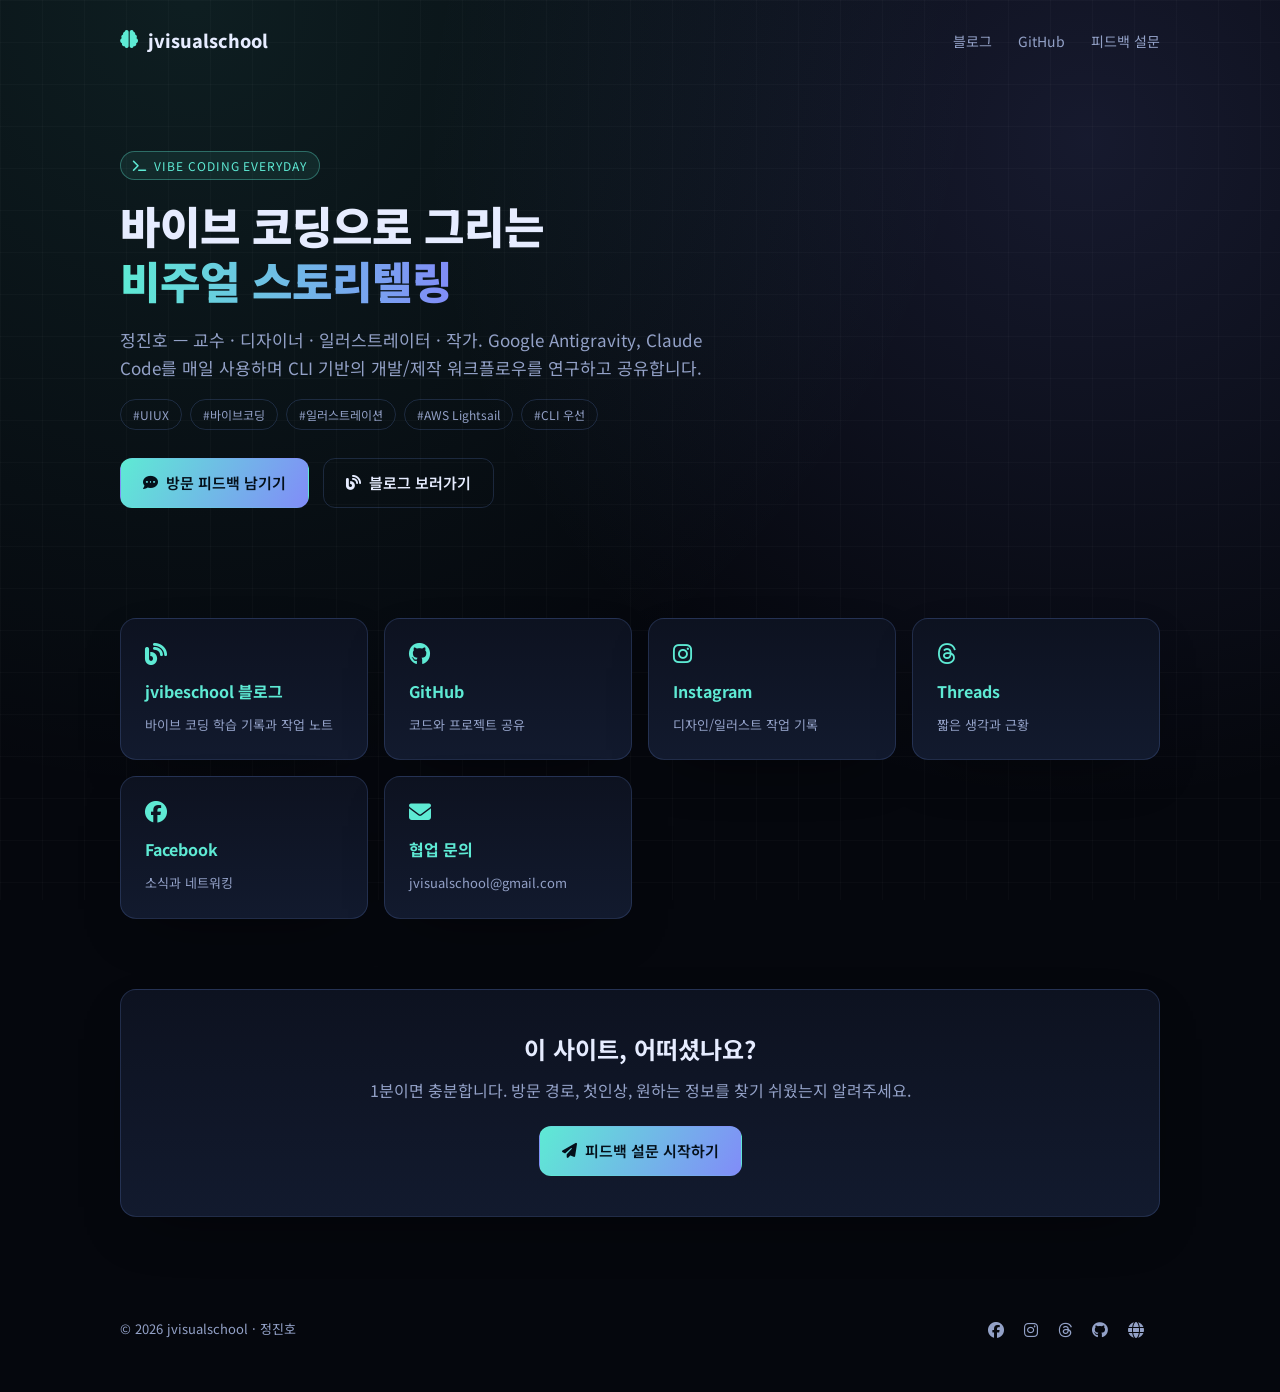
<file: index.html>
<!DOCTYPE html>
<html lang="ko">
<head>
<meta charset="UTF-8">
<meta name="viewport" content="width=device-width, initial-scale=1.0">
<title>jvisualschool | 바이브 코딩 & 비주얼 스토리텔링</title>
<meta name="description" content="정진호 - 교수, 디자이너, 일러스트레이터, 작가. 바이브 코딩과 비주얼 스토리텔링을 연구하고 공유합니다.">
<link href="https://fonts.googleapis.com/css2?family=Inter:wght@400;500;600;700;800&family=Noto+Sans+KR:wght@400;500;700;900&display=swap" rel="stylesheet">
<link rel="stylesheet" href="https://cdn.jsdelivr.net/npm/@fortawesome/fontawesome-free@6.4.0/css/all.min.css">
<link rel="stylesheet" href="css/style.css">
<style>
  body { font-family: 'Noto Sans KR', 'Inter', sans-serif; }
  .wrap { max-width: 1080px; margin: 0 auto; padding: 0 20px; }
  nav.top { display:flex; align-items:center; justify-content:space-between; padding:26px 0; }
  .logo { display:flex; align-items:center; gap:10px; font-weight:800; font-size:18px; }
  .logo i { color: var(--accent); }
  nav.top .links a { color: var(--text-sub); margin-left: 22px; font-size: 14px; }
  nav.top .links a:hover { color: var(--accent); }

  .hero { padding: 70px 0 50px; text-align: left; }
  .hero h1 { font-size: 44px; font-weight: 900; line-height: 1.25; margin: 18px 0; }
  .hero h1 span { background: linear-gradient(90deg, var(--accent), var(--accent-2)); -webkit-background-clip: text; background-clip: text; color: transparent; }
  .hero p { color: var(--text-sub); font-size: 17px; max-width: 620px; }
  .hero-actions { display:flex; gap:14px; margin-top: 28px; flex-wrap: wrap; }

  .role-chips { display:flex; gap:8px; flex-wrap:wrap; margin-top: 18px; }
  .role-chip { font-size:12px; padding:5px 12px; border-radius:999px; border:1px solid var(--line); color: var(--text-sub); }

  .grid-links { display:grid; grid-template-columns:repeat(auto-fit,minmax(230px,1fr)); gap:16px; margin-top: 60px; }
  .link-card { padding: 24px; display:flex; flex-direction:column; gap: 10px; transition: transform .15s ease; }
  .link-card:hover { transform: translateY(-4px); }
  .link-card i { font-size: 22px; color: var(--accent); }
  .link-card h3 { margin: 4px 0 0; font-size: 16px; }
  .link-card p { margin: 0; color: var(--text-sub); font-size: 13px; }

  .cta-section { margin-top: 70px; padding: 40px 32px; text-align:center; }
  .cta-section h2 { font-size: 24px; margin: 0 0 10px; }
  .cta-section p { color: var(--text-sub); margin: 0 0 22px; }

  footer { margin-top: 70px; padding: 30px 0 50px; color: var(--text-sub); font-size: 13px; display:flex; flex-wrap:wrap; gap: 16px; align-items:center; justify-content:space-between; }
  footer .social a { color: var(--text-sub); margin-right: 16px; font-size: 16px; }
  footer .social a:hover { color: var(--accent); }
</style>
</head>
<body>
<div class="grid-noise"></div>

<div class="wrap">
  <nav class="top">
    <div class="logo"><i class="fa-solid fa-brain"></i> jvisualschool</div>
    <div class="links">
      <a href="https://jvibeschool.com/blog/" target="_blank" rel="noopener">블로그</a>
      <a href="https://github.com/jvisualschool/" target="_blank" rel="noopener">GitHub</a>
      <a href="survey.html">피드백 설문</a>
    </div>
  </nav>

  <section class="hero">
    <span class="badge"><i class="fa-solid fa-terminal"></i> Vibe Coding Everyday</span>
    <h1>바이브 코딩으로 그리는<br><span>비주얼 스토리텔링</span></h1>
    <p>
      정진호 — 교수 · 디자이너 · 일러스트레이터 · 작가.
      Google Antigravity, Claude Code를 매일 사용하며 CLI 기반의 개발/제작 워크플로우를 연구하고 공유합니다.
    </p>
    <div class="role-chips">
      <span class="role-chip">#UIUX</span>
      <span class="role-chip">#바이브코딩</span>
      <span class="role-chip">#일러스트레이션</span>
      <span class="role-chip">#AWS Lightsail</span>
      <span class="role-chip">#CLI 우선</span>
    </div>
    <div class="hero-actions">
      <a href="survey.html" class="btn btn-primary"><i class="fa-solid fa-comment-dots"></i> 방문 피드백 남기기</a>
      <a href="https://jvibeschool.com/blog/" target="_blank" rel="noopener" class="btn btn-ghost"><i class="fa-solid fa-blog"></i> 블로그 보러가기</a>
    </div>
  </section>

  <section class="grid-links">
    <a class="panel link-card" href="https://jvibeschool.com/blog/" target="_blank" rel="noopener">
      <i class="fa-solid fa-blog"></i>
      <h3>jvibeschool 블로그</h3>
      <p>바이브 코딩 학습 기록과 작업 노트</p>
    </a>
    <a class="panel link-card" href="https://github.com/jvisualschool/" target="_blank" rel="noopener">
      <i class="fa-brands fa-github"></i>
      <h3>GitHub</h3>
      <p>코드와 프로젝트 공유</p>
    </a>
    <a class="panel link-card" href="https://www.instagram.com/jvisualschool/" target="_blank" rel="noopener">
      <i class="fa-brands fa-instagram"></i>
      <h3>Instagram</h3>
      <p>디자인/일러스트 작업 기록</p>
    </a>
    <a class="panel link-card" href="https://www.threads.com/@jvisualschool" target="_blank" rel="noopener">
      <i class="fa-brands fa-threads"></i>
      <h3>Threads</h3>
      <p>짧은 생각과 근황</p>
    </a>
    <a class="panel link-card" href="https://www.facebook.com/jinho.jung" target="_blank" rel="noopener">
      <i class="fa-brands fa-facebook"></i>
      <h3>Facebook</h3>
      <p>소식과 네트워킹</p>
    </a>
    <a class="panel link-card" href="mailto:jvisualschool@gmail.com">
      <i class="fa-solid fa-envelope"></i>
      <h3>협업 문의</h3>
      <p>jvisualschool@gmail.com</p>
    </a>
  </section>

  <section class="panel cta-section">
    <h2>이 사이트, 어떠셨나요?</h2>
    <p>1분이면 충분합니다. 방문 경로, 첫인상, 원하는 정보를 찾기 쉬웠는지 알려주세요.</p>
    <a href="survey.html" class="btn btn-primary"><i class="fa-solid fa-paper-plane"></i> 피드백 설문 시작하기</a>
  </section>

  <footer>
    <span>&copy; 2026 jvisualschool · 정진호</span>
    <span class="social">
      <a href="https://www.facebook.com/jinho.jung" target="_blank" rel="noopener"><i class="fa-brands fa-facebook"></i></a>
      <a href="https://www.instagram.com/jvisualschool/" target="_blank" rel="noopener"><i class="fa-brands fa-instagram"></i></a>
      <a href="https://www.threads.com/@jvisualschool" target="_blank" rel="noopener"><i class="fa-brands fa-threads"></i></a>
      <a href="https://github.com/jvisualschool/" target="_blank" rel="noopener"><i class="fa-brands fa-github"></i></a>
      <a href="https://www.jvisualschool.com/" target="_blank" rel="noopener"><i class="fa-solid fa-globe"></i></a>
    </span>
  </footer>
</div>

</body>
</html>
</file>
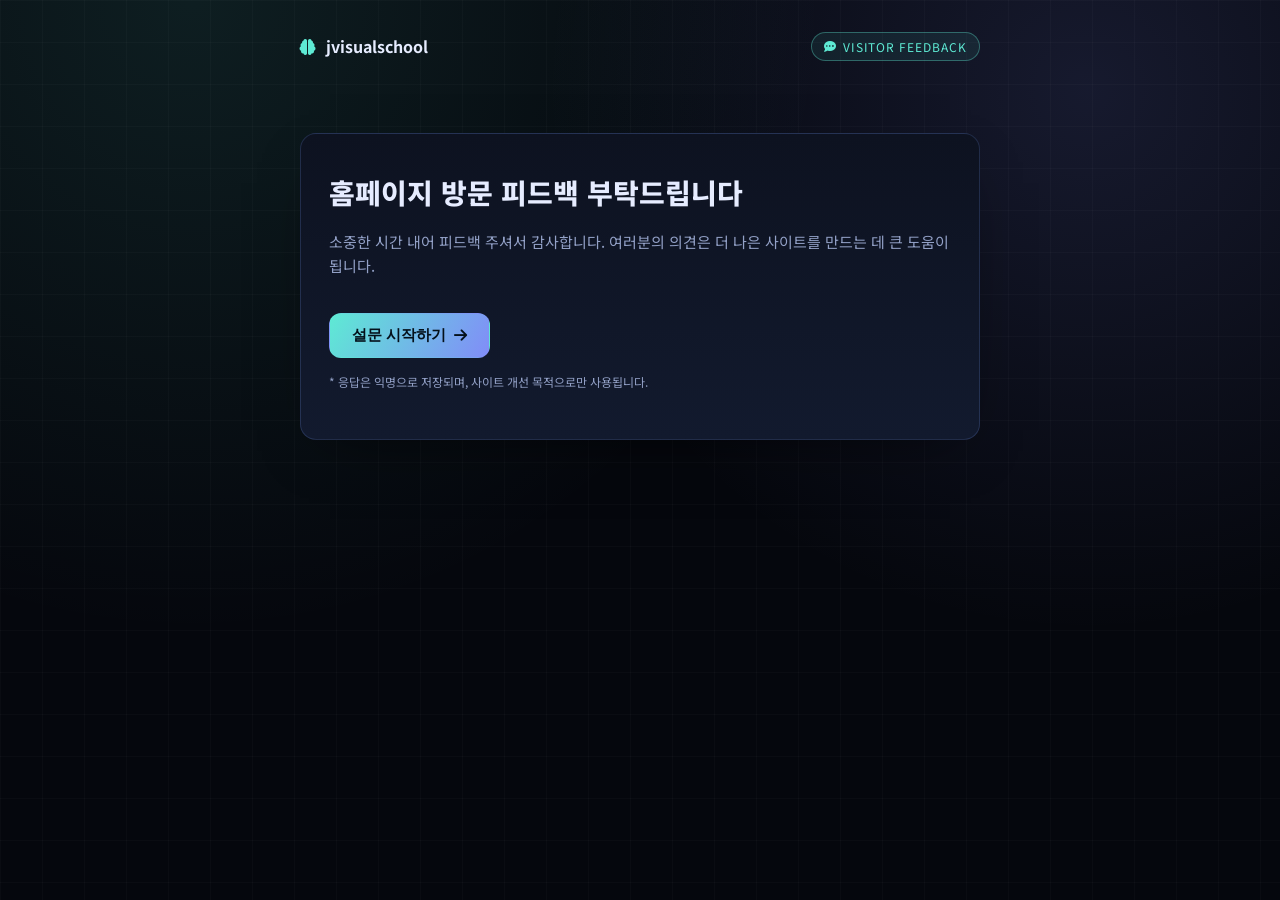
<file: survey.html>
<!DOCTYPE html>
<html lang="ko">
<head>
<meta charset="UTF-8">
<meta name="viewport" content="width=device-width, initial-scale=1.0">
<title>홈페이지 방문 피드백 설문 | jvisualschool</title>
<meta name="description" content="jvisualschool 홈페이지 방문자를 위한 피드백 설문조사입니다.">
<link rel="preconnect" href="https://fonts.googleapis.com">
<link href="https://fonts.googleapis.com/css2?family=Inter:wght@400;500;600;700;800&family=Noto+Sans+KR:wght@400;500;700;900&display=swap" rel="stylesheet">
<link rel="stylesheet" href="https://cdn.jsdelivr.net/npm/@fortawesome/fontawesome-free@6.4.0/css/all.min.css">
<link rel="stylesheet" href="css/style.css">
<style>
  body { font-family: 'Noto Sans KR', 'Inter', sans-serif; }
  #survey-app { max-width: 720px; margin: 0 auto; padding: 48px 20px 80px; }
  .q-title { font-size: 20px; font-weight: 700; line-height: 1.5; }
  .q-desc { color: var(--text-sub); font-size: 14px; margin-top: 6px; }
  .step-dot { width: 8px; height: 8px; border-radius: 50%; background: var(--line); }
  .step-dot.active { background: var(--accent); width: 22px; border-radius: 999px; }
  textarea, input[type="text"] {
    width: 100%;
    background: rgba(255,255,255,0.03);
    border: 1px solid var(--line);
    border-radius: 12px;
    color: var(--text-main);
    padding: 12px 14px;
    font-size: 15px;
    font-family: inherit;
    resize: vertical;
  }
  textarea:focus, input[type="text"]:focus { outline: none; border-color: var(--accent); }
  #question-stage { min-height: 320px; }
</style>
</head>
<body>
<div class="grid-noise"></div>

<header style="max-width:720px;margin:0 auto;padding:32px 20px 0;display:flex;align-items:center;justify-content:space-between;">
  <a href="index.html" style="display:flex;align-items:center;gap:10px;color:var(--text-main);text-decoration:none;">
    <i class="fa-solid fa-brain" style="color:var(--accent);"></i>
    <strong>jvisualschool</strong>
  </a>
  <span class="badge"><i class="fa-solid fa-comment-dots"></i> Visitor Feedback</span>
</header>

<main id="survey-app">

  <section id="intro-view" class="panel fade-in" style="padding:36px 28px;margin-top:24px;">
    <h1 id="survey-title" style="font-size:28px;font-weight:800;margin:0 0 14px;">불러오는 중...</h1>
    <p id="survey-intro" style="color:var(--text-sub);font-size:15px;"></p>
    <button id="start-btn" class="btn btn-primary" style="margin-top:20px;">
      설문 시작하기 <i class="fa-solid fa-arrow-right"></i>
    </button>
    <p style="color:var(--text-sub);font-size:12px;margin-top:14px;">
      * 응답은 익명으로 저장되며, 사이트 개선 목적으로만 사용됩니다.
    </p>
  </section>

  <section id="form-view" class="panel fade-in" style="padding:36px 28px;margin-top:24px;display:none;">
    <div style="display:flex;align-items:center;justify-content:between;gap:12px;margin-bottom:22px;">
      <div class="progress-track" style="flex:1;">
        <div class="progress-fill" id="progress-fill" style="width:0%;"></div>
      </div>
      <span id="progress-label" style="font-size:13px;color:var(--text-sub);white-space:nowrap;margin-left:12px;">0 / 0</span>
    </div>

    <div id="question-stage"></div>

    <div style="display:flex;justify-content:space-between;margin-top:28px;">
      <button id="prev-btn" class="btn btn-ghost"><i class="fa-solid fa-arrow-left"></i> 이전</button>
      <button id="next-btn" class="btn btn-primary">다음 <i class="fa-solid fa-arrow-right"></i></button>
    </div>
  </section>

  <section id="done-view" class="panel fade-in" style="padding:48px 28px;margin-top:24px;text-align:center;display:none;">
    <i class="fa-solid fa-circle-check" style="font-size:48px;color:var(--ok);"></i>
    <h2 style="margin:16px 0 8px;font-size:24px;">소중한 의견 감사합니다 🙏</h2>
    <p style="color:var(--text-sub);">보내주신 피드백은 사이트를 더 나은 방향으로 다듬는 데 활용됩니다.</p>
    <a href="index.html" class="btn btn-ghost" style="margin-top:20px;">홈으로 돌아가기</a>
  </section>

  <div id="error-view" class="panel" style="padding:28px;margin-top:24px;display:none;color:var(--danger);"></div>

</main>

<script src="js/survey-md-parser.js"></script>
<script src="js/survey.js"></script>
</body>
</html>
</file>
<file: css/style.css>
/* ==========================================================================
   jvisualschool 방문자 피드백 시스템 - 공용 스타일
   ========================================================================== */
:root {
  --bg-deep: #05070d;
  --bg-panel: #0d1220;
  --bg-panel-2: #121a2e;
  --line: rgba(120, 160, 255, 0.18);
  --accent: #5eead4;
  --accent-2: #818cf8;
  --accent-3: #f472b6;
  --text-main: #e6ecff;
  --text-sub: #93a1c7;
  --danger: #fb7185;
  --ok: #34d399;
  --radius: 16px;
  font-family: 'Pretendard', 'Inter', 'Noto Sans KR', system-ui, sans-serif;
}

* { box-sizing: border-box; }

body {
  margin: 0;
  background:
    radial-gradient(circle at 15% 0%, rgba(94, 234, 212, 0.10), transparent 45%),
    radial-gradient(circle at 85% 10%, rgba(129, 140, 248, 0.14), transparent 40%),
    var(--bg-deep);
  color: var(--text-main);
  min-height: 100vh;
  line-height: 1.6;
}

.grid-noise {
  position: fixed;
  inset: 0;
  z-index: -1;
  background-image:
    linear-gradient(rgba(255,255,255,0.025) 1px, transparent 1px),
    linear-gradient(90deg, rgba(255,255,255,0.025) 1px, transparent 1px);
  background-size: 42px 42px;
  pointer-events: none;
}

a { color: var(--accent); text-decoration: none; }
a:hover { text-decoration: underline; }

.panel {
  background: linear-gradient(180deg, var(--bg-panel), var(--bg-panel-2));
  border: 1px solid var(--line);
  border-radius: var(--radius);
  box-shadow: 0 20px 60px -30px rgba(0,0,0,0.7);
}

.badge {
  display: inline-flex;
  align-items: center;
  gap: 6px;
  font-size: 12px;
  letter-spacing: 0.08em;
  text-transform: uppercase;
  color: var(--accent);
  border: 1px solid rgba(94,234,212,0.35);
  background: rgba(94,234,212,0.08);
  padding: 4px 12px;
  border-radius: 999px;
}

.btn {
  display: inline-flex;
  align-items: center;
  justify-content: center;
  gap: 8px;
  font-weight: 600;
  padding: 12px 22px;
  border-radius: 12px;
  border: 1px solid transparent;
  cursor: pointer;
  transition: transform .15s ease, box-shadow .15s ease, background .15s ease;
  font-size: 15px;
}

.btn-primary {
  background: linear-gradient(120deg, var(--accent), var(--accent-2));
  color: #04101a;
}
.btn-primary:hover { transform: translateY(-2px); box-shadow: 0 10px 30px -8px rgba(94,234,212,0.5); }
.btn-primary:disabled { opacity: 0.5; cursor: not-allowed; transform: none; box-shadow: none; }

.btn-ghost {
  background: transparent;
  border-color: var(--line);
  color: var(--text-main);
}
.btn-ghost:hover { border-color: var(--accent); color: var(--accent); }

.option-card {
  display: flex;
  align-items: center;
  gap: 12px;
  padding: 14px 16px;
  border: 1px solid var(--line);
  border-radius: 12px;
  background: rgba(255,255,255,0.02);
  cursor: pointer;
  transition: border-color .15s ease, background .15s ease;
}
.option-card:hover { border-color: rgba(94,234,212,0.5); background: rgba(94,234,212,0.05); }
.option-card.selected {
  border-color: var(--accent);
  background: rgba(94,234,212,0.12);
}

.progress-track {
  height: 6px;
  border-radius: 999px;
  background: rgba(255,255,255,0.08);
  overflow: hidden;
}
.progress-fill {
  height: 100%;
  background: linear-gradient(90deg, var(--accent), var(--accent-2));
  transition: width .35s ease;
}

.scrollbar-thin::-webkit-scrollbar { width: 8px; height: 8px; }
.scrollbar-thin::-webkit-scrollbar-thumb { background: var(--line); border-radius: 999px; }

.fade-in { animation: fadeIn .4s ease both; }
@keyframes fadeIn {
  from { opacity: 0; transform: translateY(10px); }
  to { opacity: 1; transform: translateY(0); }
}

table.data-table { width: 100%; border-collapse: collapse; font-size: 14px; }
table.data-table th, table.data-table td {
  padding: 10px 14px;
  border-bottom: 1px solid var(--line);
  text-align: left;
  vertical-align: top;
}
table.data-table th {
  color: var(--text-sub);
  font-weight: 600;
  text-transform: uppercase;
  font-size: 11px;
  letter-spacing: 0.06em;
  position: sticky;
  top: 0;
  background: var(--bg-panel);
  z-index: 1;
}
table.data-table tr:hover td { background: rgba(94,234,212,0.04); }

.chip {
  display: inline-block;
  padding: 2px 10px;
  border-radius: 999px;
  font-size: 12px;
  background: rgba(129,140,248,0.15);
  color: #c7d2fe;
  margin: 2px 4px 2px 0;
}
</file>
